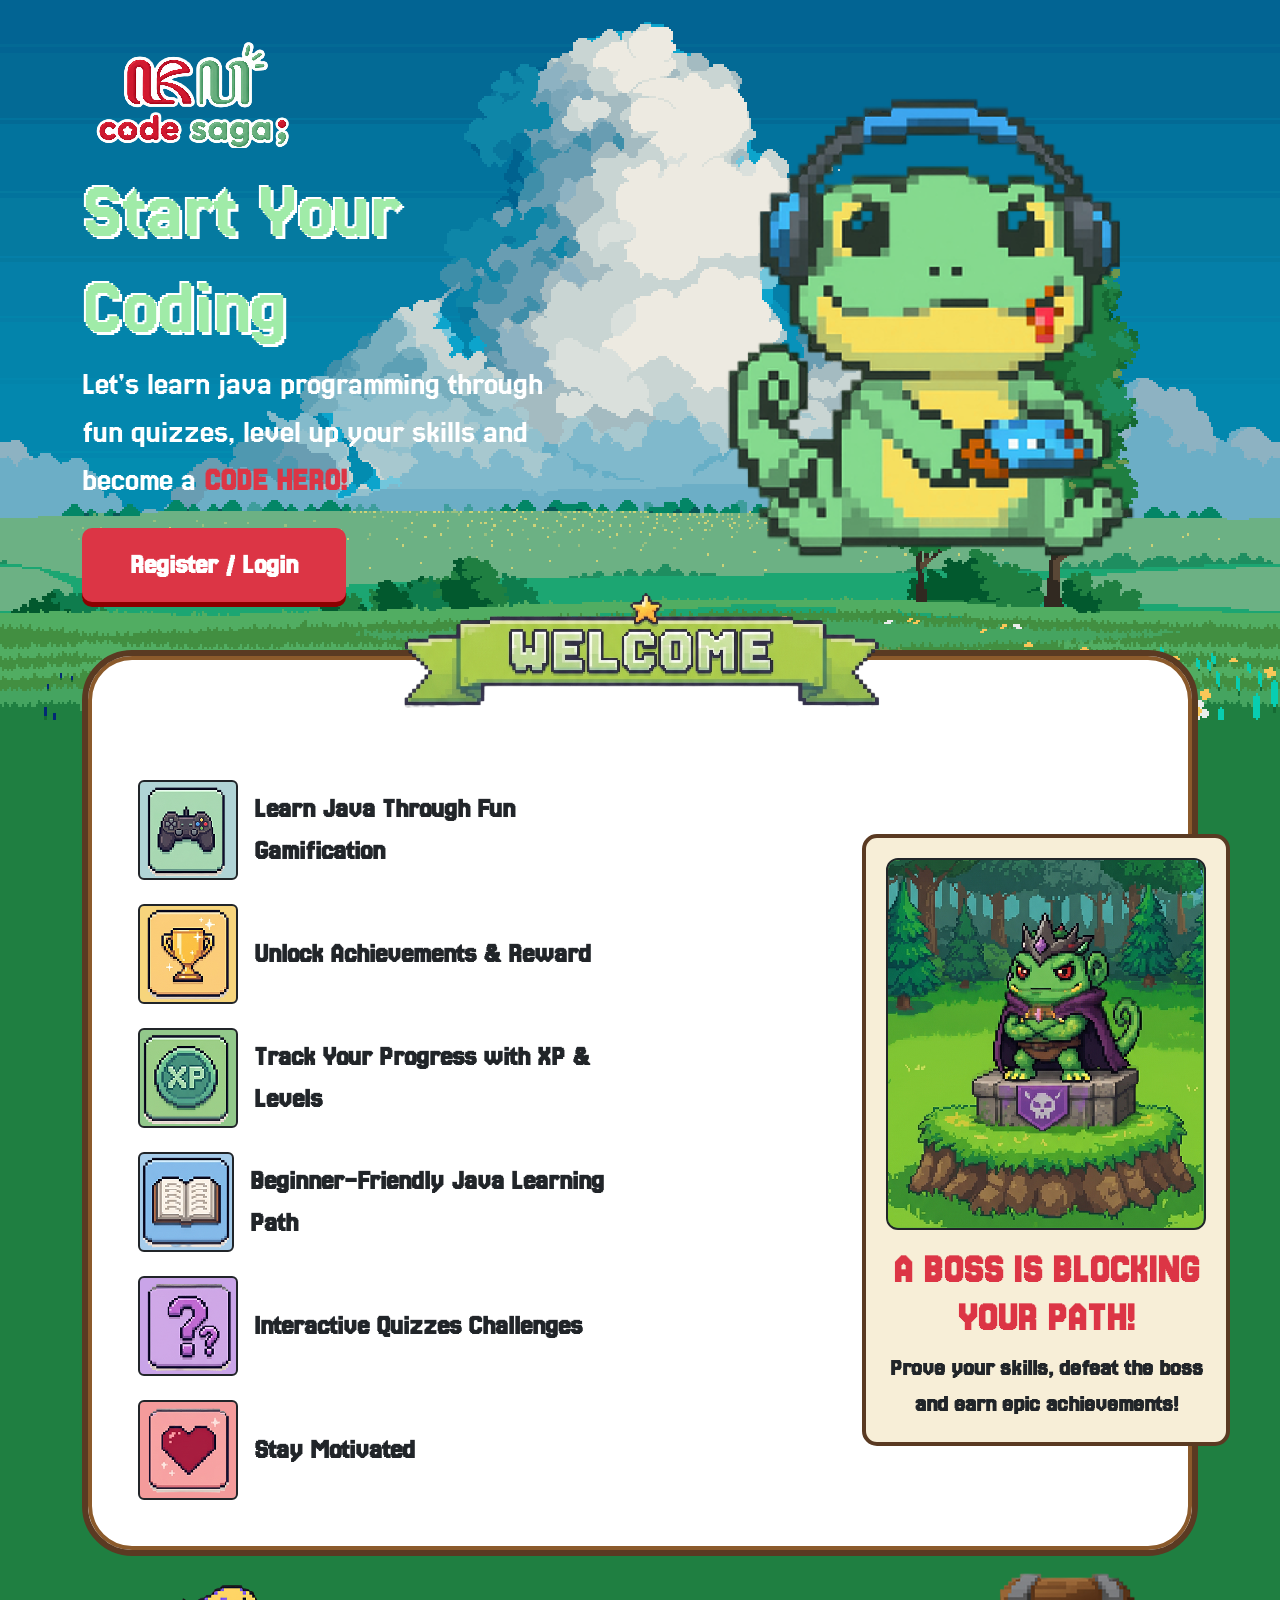
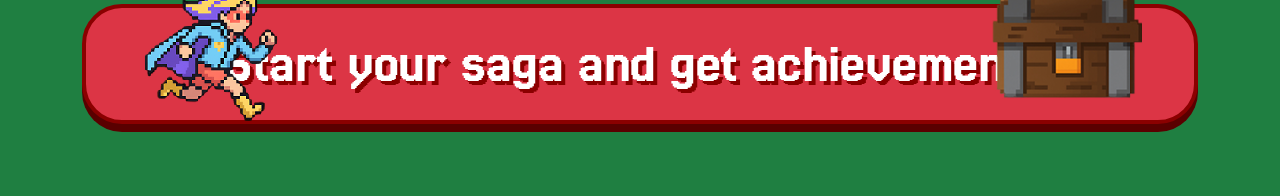
<file: landingGuest.html>
<!DOCTYPE html>
<html lang="en">
<head>
    <meta charset="UTF-8">
    <meta name="viewport" content="width=device-width, initial-scale=1.0">
    <title>Code Saga - Landing Page</title>
    <link href="https://cdn.jsdelivr.net/npm/bootstrap@5.3.0/dist/css/bootstrap.min.css" rel="stylesheet">
    <link rel="stylesheet" href="css/landingGuest.css">
</head>
<body class="d-flex flex-column min-vh-100">

    <div class="container py-4 flex-grow-1">
        
        <div class="row align-items-center mb-5 mt-3">
            <div class="col-md-6 text-center text-md-start">
                <img src="assets/images/logo.png" alt="Code Saga Logo" class="mb-3 img-fluid" style="max-width: 223px;">
                
                <h1 class="display-1 mb-1" style="color: #A0EBA8; text-shadow: 3px 3px 0 #fff, -2px -2px 0 #fff;">
                    Start Your<br>Coding
                </h1>
                <p class="text-white fs-2 mb-4">
                    Let's learn java programming through<br>
                    fun quizzes, level up your skills and<br>
                    become a <span class="text-danger fw-bold">CODE HERO!</span>
                </p>
                <button class="btn btn-danger btn-lg pixel-btn px-5 py-3 fs-3 fw-bold" id="loginBtn">
                    Register / Login
                </button>
            </div>
            <div class="col-md-6 text-center mt-4 mt-md-0">
                <img src="assets/images/bunglon pixel.png" alt="Mascot" class="img-fluid" style="width: 500px; height: auto;">
            </div>
        </div>

        <div class="row mt-5">
            <div class="col-12">
                <div class="pixel-box position-relative w-100" style="min-height: 800px; padding: 100px 50px 50px 50px;">
                    
                    <div class="text-center position-absolute top-0 start-50 translate-middle" 
                        style="width: 100%; z-index: 10; pointer-events: none;"> <img src="assets/icons/banner.png" alt="Welcome" class="img-fluid" 
                        style="width: 550px; height: auto; margin-top: -10px; pointer-events: auto;"> 
                    </div>

                    <div class="row mt-4 align-items-center">
                        <div class="col-md-6 pe-md-4 mb-5 mb-md-0">
                            <ul class="list-unstyled d-flex flex-column gap-4 mb-0 text-dark fw-bold">
                                <li class="d-flex align-items-center gap-3 fs-3">
                                    <img src="assets/icons/gamepad.png" width="100" height="100" class="rounded border border-dark border-2" style="background-color: #b0d4d6;"> 
                                    <span>Learn Java Through Fun Gamification</span>
                                </li>
                                <li class="d-flex align-items-center gap-3 fs-3">
                                    <img src="assets/icons/trophy2.png" width="100" height="100" class="rounded border border-dark border-2" style="background-color: #f7d57c;"> 
                                    <span>Unlock Achievements & Reward</span>
                                </li>
                                <li class="d-flex align-items-center gap-3 fs-3">
                                    <img src="assets/icons/xp.png" width="100" height="100" class="rounded border border-dark border-2" style="background-color: #92c98b;"> 
                                    <span>Track Your Progress with XP & Levels</span>
                                </li>
                                <li class="d-flex align-items-center gap-3 fs-3">
                                    <img src="assets/icons/book.png" width="100" height="100" class="rounded border border-dark border-2" style="background-color: #a7cdeb;"> 
                                    <span>Beginner-Friendly Java Learning Path</span>
                                </li>
                                <li class="d-flex align-items-center gap-3 fs-3">
                                    <img src="assets/icons/question.png" width="100" height="100" class="rounded border border-dark border-2" style="background-color: #c9a4e8;"> 
                                    <span>Interactive Quizzes Challenges</span>
                                </li>
                                <li class="d-flex align-items-center gap-3 fs-3">
                                    <img src="assets/icons/hearth.png" width="100" height="100" class="rounded border border-dark border-2" style="background-color: #f49b9b;"> 
                                    <span>Stay Motivated</span>
                                </li>
                            </ul>
                        </div>
                        
                        <div class="col-md-6 ps-md-4 d-flex justify-content-center" style="width: 100px; margin-left: 350px;">
                            <div class="boss-card d-flex flex-column align-items-center text-center">
                                <img src="assets/icons/boss_landingguest.png" alt="Boss" class="img-fluid border border-dark border-2 mb-3" style="max-width: 320px; border-radius: 12px; background-color: #4CAF50;">
                                <h3 class="text-danger fw-bold mb-2" style="font-size: 2.5rem;">A BOSS IS BLOCKING YOUR PATH!</h3>
                                <p class="mb-0 fs-4 text-dark fw-bold">Prove your skills, defeat the boss and earn epic achievements!</p>
                            </div>
                        </div>
                    </div>
                </div>
            </div>
        </div>

        <div class="row mt-5 mb-5">
            <div class="col-12">
                <div class="bottom-banner bg-danger text-white w-100 position-relative d-flex justify-content-center align-items-center" 
                    style="height: 120px; border-radius: 40px; border: 4px solid #8b0000; box-shadow: 0 8px 0 #5a0000;">
                    
                    <img src="assets/icons/herorun.png" alt="Runner" 
                        class="position-absolute start-0 translate-middle-y" 
                        style="width: 170px; height: auto; top: 40%; left: 40px !important; z-index: 2;">

                    <h2 class="mb-0 text-center" 
                        style="font-family: 'Jersey 25', sans-serif; font-size: 3.5rem; text-shadow: 4px 4px 0px #8b0000; z-index: 1;">
                        Start your saga and get achievements!
                    </h2>

                    <img src="assets/icons/chestfooter.png" alt="Chest" 
                        class="position-absolute end-0 translate-middle-y" 
                        style="width: 250px; height: 250px; top: 10%; right: 10px !important; z-index: 2;">
                </div>
            </div>
        </div>

    </div>

    <script src="https://cdn.jsdelivr.net/npm/bootstrap@5.3.0/dist/js/bootstrap.bundle.min.js"></script>
    <script src="js/pages/landingGuest.js"></script>
</body>
</html>
</file>
<file: css/landingGuest.css>
/* Import Google Fonts */
@import url('https://fonts.googleapis.com/css2?family=Jersey+25&display=swap');

body {
    font-family: 'Jersey 25', sans-serif;
    /* Warna Hijau Rumput untuk sisa halaman */
    background-color: #1F7F41; 
    /* Gambar Langit/Background utama di bagian atas */
    background-image: url("../assets/images/orig.png");
    background-repeat: no-repeat;
    background-position: top center;
    background-size: 100% auto; 
    image-rendering: pixelated;
    margin: 0;
}

/* Membuat aset gambar terlihat pixelated (retro) */
img {
    image-rendering: pixelated;
}

/* Styling Box Konten Utama */
.pixel-box {
    background-color: white !important;
    border: 6px solid #5a3a22; /* Warna cokelat sesuai mockup */
    border-radius: 50px !important; /* Membuat lengkungan yang gagah */
    box-shadow: inset 0 0 0 4px #8b5a2b; 
}

/* Styling Box untuk Bos */
.boss-card {
    background-color: #f7eed7 !important; 
    border: 4px solid #5a3a22;
    border-radius: 15px;
    padding: 20px;
}

/* Banner Merah Bawah */
.bottom-banner {
    background-color: #dc3545; /* bg-danger */
    border: none; /* Hilangkan border hijau agar tidak tabrakan dengan latar */
    border-radius: 20px;
    box-shadow: 0 6px 0 #8b0000; /* Shadow bawah tebal khas game */
}

/* Typography Utility */
h1, h2, h3, p, span, li {
    font-family: 'Jersey 25', sans-serif !important;
}

.pixel-btn {
    border-radius: 10px;
    box-shadow: 0 5px 0 #8b0000;
    transition: all 0.2s ease-in-out;
    background-color: #dc3545;
    color: white;
    border: none;
}

.pixel-btn:hover {
    transform: scale(1.05);
    background-color: #ff4757;
    color: white;
}

.pixel-btn:active {
    transform: translateY(5px);
    box-shadow: 0 0px 0 #8b0000;
}
</file>
